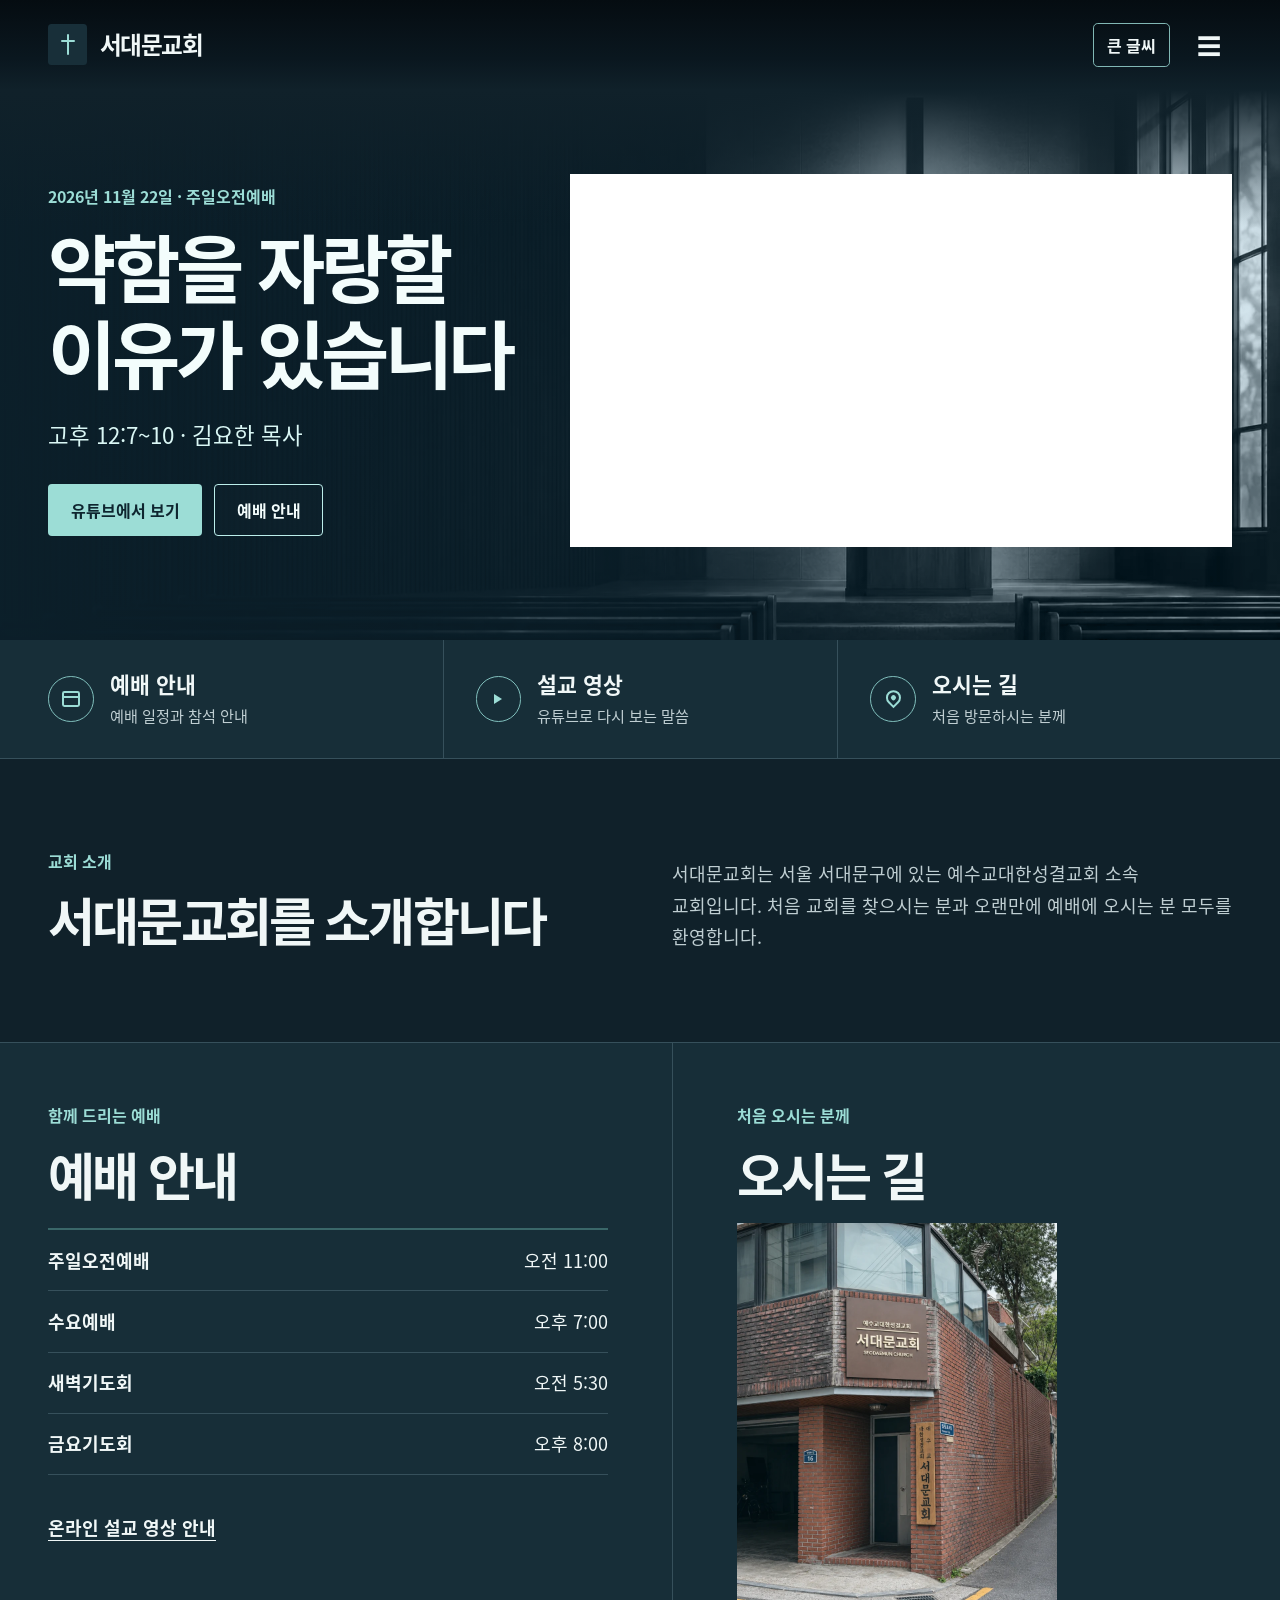
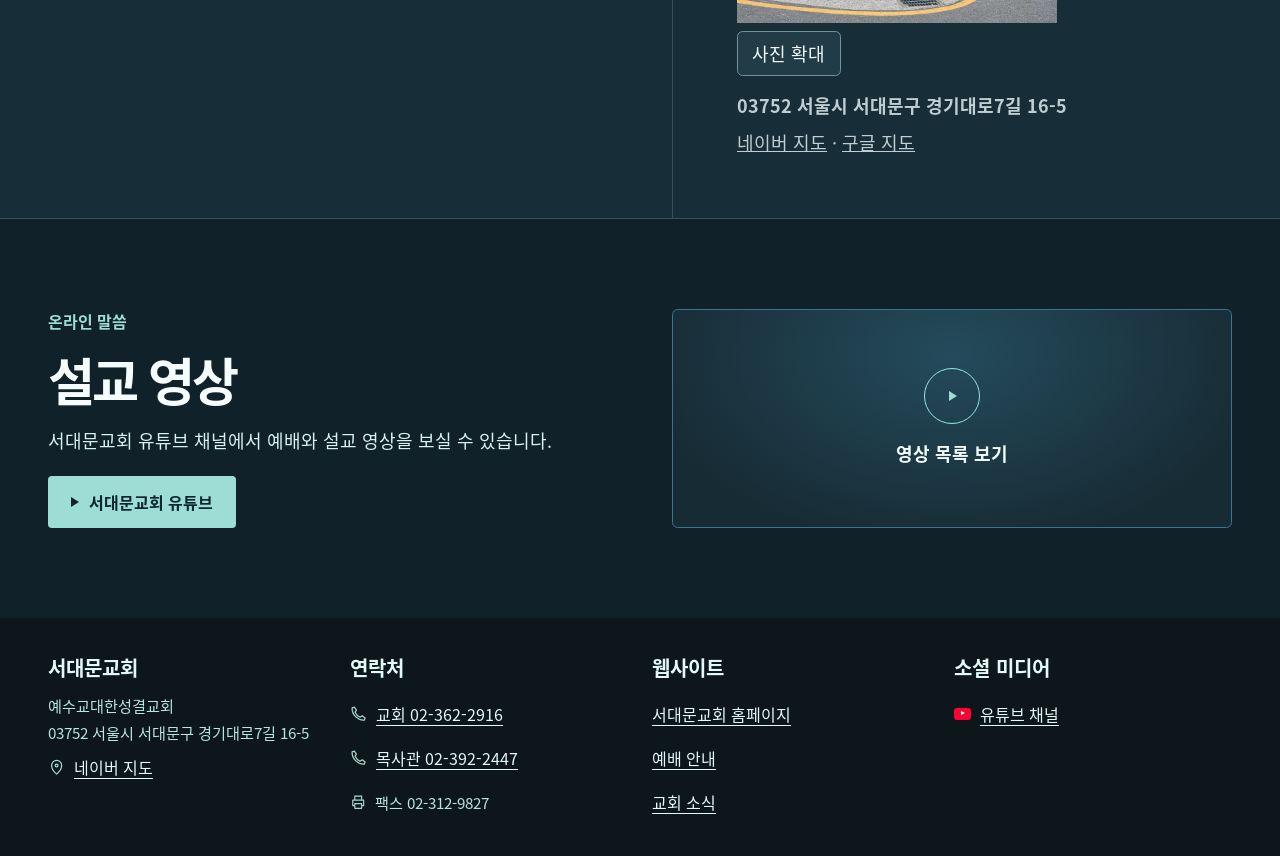
<file: index.html>
<!DOCTYPE html>
<html lang="ko">
<head>
  <meta charset="utf-8">
  <meta name="viewport" content="width=device-width, initial-scale=1">
  <meta name="description" content="서울 서대문구에 있는 예수교대한성결교회 서대문교회입니다. 교회 소개, 예배 안내, 온라인 설교 영상을 만나보세요.">
  <meta name="theme-color" content="#14252d">
  <title>서대문교회 | 예수교대한성결교회</title>
  <link rel="stylesheet" href="css/styles.css">
  <script src="js/site.js" defer></script>
</head>
<body id="top">
  <a class="skip" href="#main">본문 바로가기</a>
  <header class="header">
    <div class="shell header-inner">
      <a class="brand" href="#top">
        <span class="brand-mark" aria-hidden="true"></span>
        <strong>서대문교회</strong>
      </a>
      <button class="font-button" type="button" aria-pressed="false" hidden>큰 글씨</button>
      <details class="more"><summary aria-label="전체 메뉴"><span aria-hidden="true">☰</span></summary><nav class="extra" aria-label="전체 메뉴">
        <a href="#about">교회 소개</a>
        <a href="#worship">예배 안내</a>
        <a href="#sermons">설교 영상</a>
        <a href="https://naver.me/xXwvSkmY">오시는 길</a>
        <a href="news.html">교회 소식</a>
      </nav></details>
    </div>
  </header>

  <main id="main">
    <section class="hero" aria-labelledby="welcome">
      <div class="shell hero-inner">
        <!-- sermon 2026-11-22 -->
        <div><p class="eyebrow">2026년 11월 22일 · 주일오전예배</p><h1 id="welcome">약함을 자랑할 이유가 있습니다</h1><p class="hero-copy">고후 12:7~10 · 김요한 목사</p>
        <div class="actions"><a class="button button-gold" href="https://www.youtube.com/watch?v=MXfSuvK2P9Q">유튜브에서 보기</a><a class="button button-outline" href="#worship">예배 안내</a></div></div>
        <iframe class="featured" title="2026년 11월 22일 · 주일오전예배" src="https://www.youtube-nocookie.com/embed/MXfSuvK2P9Q" referrerpolicy="strict-origin-when-cross-origin" allow="encrypted-media; picture-in-picture; fullscreen" allowfullscreen></iframe>
        <!-- /sermon -->
      </div>
    </section>

    <section class="shortcuts" aria-label="자주 찾는 메뉴">
      <div class="shell shortcut-grid">
        <a href="#worship"><span class="menu-icon" aria-hidden="true"><i class="icon-calendar"></i></span><span><strong>예배 안내</strong><small>예배 일정과 참석 안내</small></span></a>
        <a href="#sermons"><span class="menu-icon" aria-hidden="true"><i class="play"></i></span><span><strong>설교 영상</strong><small>유튜브로 다시 보는 말씀</small></span></a>
        <a href="https://naver.me/xXwvSkmY"><span class="menu-icon" aria-hidden="true"><i class="icon-pin"></i></span><span><strong>오시는 길</strong><small>처음 방문하시는 분께</small></span></a>
      </div>
    </section>

    <section class="shell intro section" id="about" aria-labelledby="about-title">
      <div>
        <p class="eyebrow">교회 소개</p>
        <h2 id="about-title">서대문교회를 소개합니다</h2>
      </div>
      <p>서대문교회는 서울 서대문구에 있는 예수교대한성결교회 소속 교회입니다. 처음 교회를 찾으시는 분과 오랜만에 예배에 오시는 분 모두를 환영합니다.</p>
    </section>

    <div class="information">
      <div class="shell info-grid">
        <section id="worship" aria-labelledby="worship-title">
          <p class="eyebrow">함께 드리는 예배</p>
          <h2 id="worship-title">예배 안내</h2>
          <dl class="times">
            <div><dt>주일오전예배</dt><dd>오전 11:00</dd></div>
            <div><dt>수요예배</dt><dd>오후 7:00</dd></div>
            <div><dt>새벽기도회</dt><dd>오전 5:30</dd></div>
            <div><dt>금요기도회</dt><dd>오후 8:00</dd></div>
          </dl>
          <a class="text-link" href="#sermons">온라인 설교 영상 안내</a>
        </section>
        <section id="visit" aria-labelledby="visit-title">
          <p class="eyebrow">처음 오시는 분께</p>
          <h2 id="visit-title">오시는 길</h2>
          <div class="photo-frame"><img class="exterior" src="assets/images/church-exterior.webp" alt="서대문교회 간판과 붉은 벽돌 건물의 출입구" loading="lazy"></div><button class="photo-toggle font-button-secondary" type="button" aria-pressed="false" hidden>사진 확대</button><p class="pan-help" hidden>드래그하거나 방향키로 사진을 이동하세요.</p>
          <p class="location">03752 서울시 서대문구 경기대로7길 16-5</p>
          <p><a href="https://naver.me/xXwvSkmY">네이버 지도</a> · <a href="https://www.google.com/maps/search/?api=1&amp;query=03752+서울시+서대문구+경기대로7길+16-5">구글 지도</a></p>
        </section>
      </div>
    </div>

    <section class="sermons section" id="sermons" aria-labelledby="sermons-title">
      <div class="shell sermon-inner">
        <div>
          <p class="eyebrow">온라인 말씀</p>
          <h2 id="sermons-title">설교 영상</h2>
          <p>서대문교회 유튜브 채널에서 예배와 설교 영상을 보실 수 있습니다.</p>
          <a class="button button-gold" href="https://www.youtube.com/@seodaemunjksc/featured"><span class="play" aria-hidden="true"></span> 서대문교회 유튜브</a>
        </div>
        <a class="video-card" href="https://www.youtube.com/@seodaemunjksc/videos" aria-label="유튜브에서 서대문교회 영상 목록 보기">
          <span class="video-play" aria-hidden="true"><i class="play"></i></span>
          <strong>영상 목록 보기</strong>
        </a>
      </div>
    </section>
  </main>
  <footer class="footer">
    <div class="shell footer-inner">
      <div><strong>서대문교회</strong><p>예수교대한성결교회</p><p>03752 서울시 서대문구 경기대로7길 16-5</p><a href="https://naver.me/xXwvSkmY"><svg class="foot-icon" aria-hidden="true" viewBox="0 0 24 24" fill="none" stroke="currentColor" stroke-width="1.7" stroke-linejoin="round"><path d="M12 21s7-6 7-12a7 7 0 1 0-14 0c0 6 7 12 7 12Z"/><circle cx="12" cy="9" r="2"/></svg>네이버 지도</a></div>
      <div><strong>연락처</strong><a href="tel:+8223622916"><svg class="foot-icon" aria-hidden="true" viewBox="0 0 24 24" fill="none" stroke="currentColor" stroke-width="1.7" stroke-linejoin="round"><path d="m6 3 3 4-2 3a15 15 0 0 0 7 7l3-2 4 3-1 3C11 22 2 13 3 4Z"/></svg>교회 02-362-2916</a><a href="tel:+8223922447"><svg class="foot-icon" aria-hidden="true" viewBox="0 0 24 24" fill="none" stroke="currentColor" stroke-width="1.7" stroke-linejoin="round"><path d="m6 3 3 4-2 3a15 15 0 0 0 7 7l3-2 4 3-1 3C11 22 2 13 3 4Z"/></svg>목사관 02-392-2447</a><p class="fax-row"><svg class="foot-icon" aria-hidden="true" viewBox="0 0 24 24" fill="none" stroke="currentColor" stroke-width="1.7" stroke-linejoin="round"><path d="M7 8V3h10v5M7 17H4V9h16v8h-3M7 14h10v7H7z"/></svg>팩스 02-312-9827</p></div>
      <div><strong>웹사이트</strong><a href="#top">서대문교회 홈페이지</a><a href="#worship">예배 안내</a><a href="news.html">교회 소식</a></div>
      <div><strong>소셜 미디어</strong><a class="youtube-icon" aria-label="서대문교회 유튜브 채널" title="서대문교회 유튜브 채널" href="https://www.youtube.com/@seodaemunjksc/featured"><span aria-hidden="true"></span>유튜브 채널</a></div>
    </div>
  </footer>
</body>
</html>
</file>
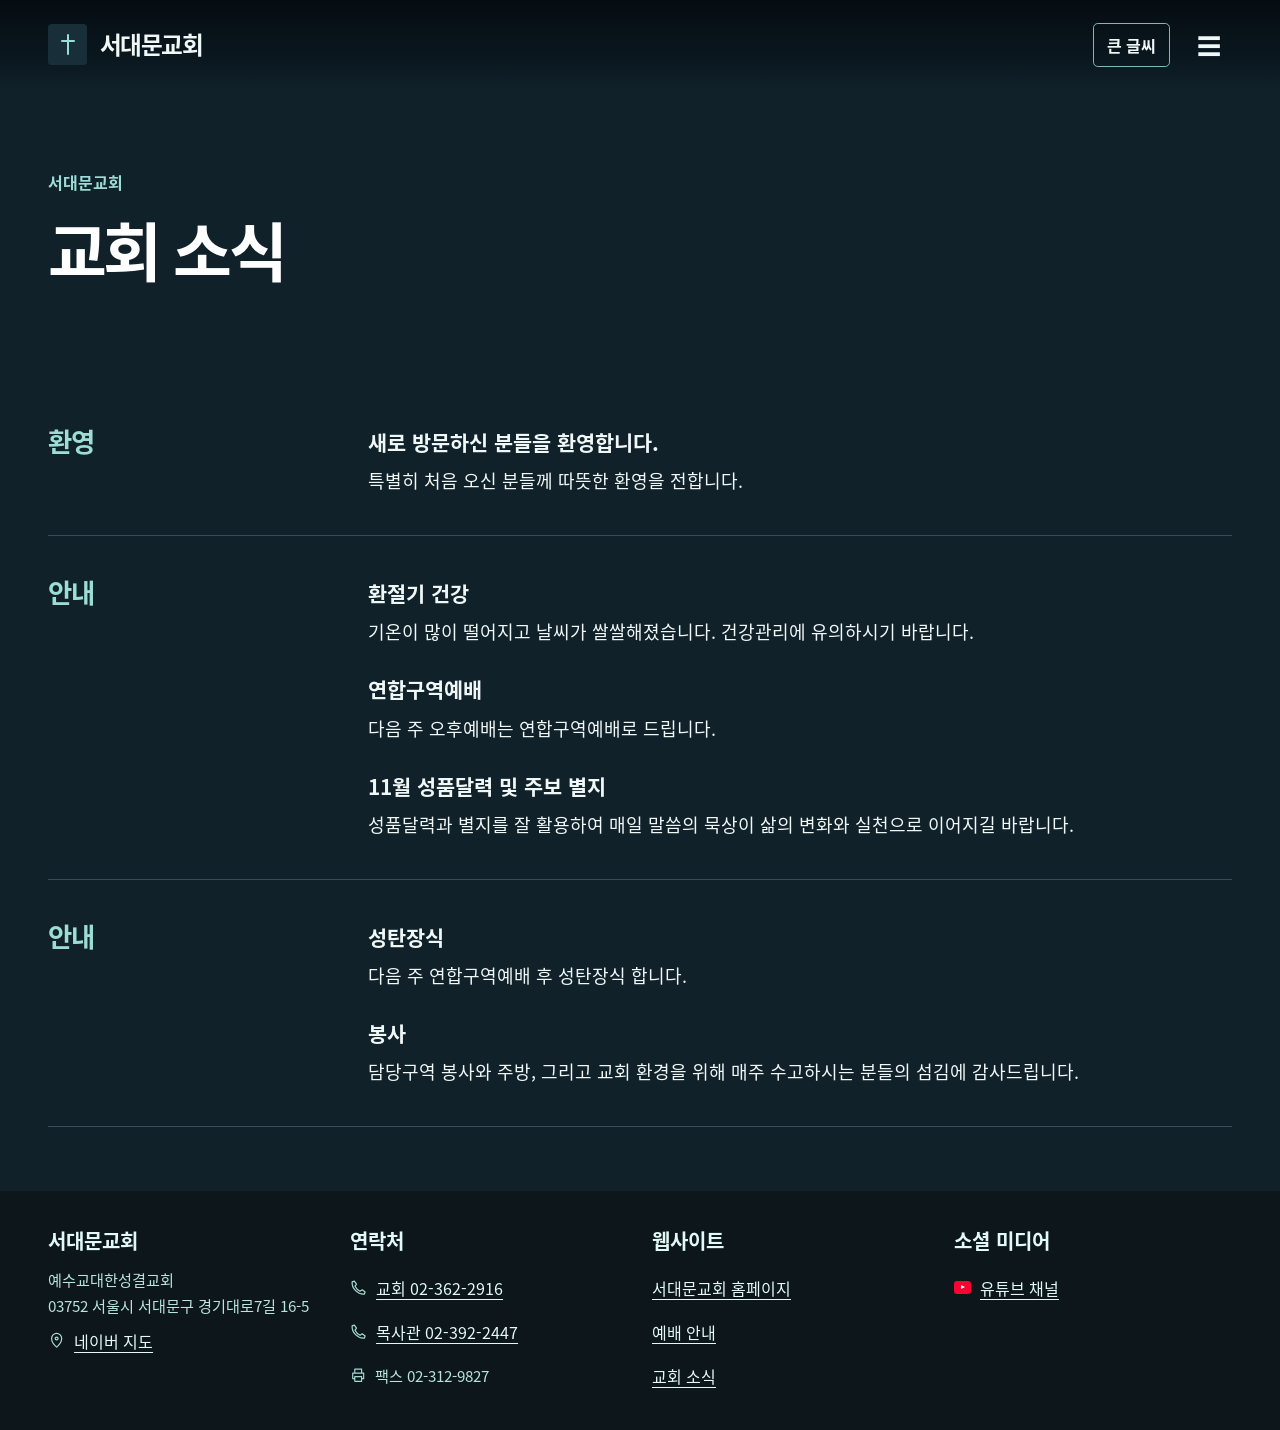
<file: news.html>
<!DOCTYPE html>
<html lang="ko">
<head>
  <meta charset="utf-8">
  <meta name="viewport" content="width=device-width, initial-scale=1">
  <meta name="description" content="서울 서대문구에 있는 예수교대한성결교회 서대문교회입니다. 환영 인사와 예배 및 봉사 안내를 전합니다.">
  <meta name="theme-color" content="#14252d">
  <title>교회 소식 | 서대문교회</title>
  <link rel="stylesheet" href="css/styles.css">
  <script src="js/site.js" defer></script>
</head>
<body id="top">
  <a class="skip" href="#main">본문 바로가기</a>
  <header class="header">
    <div class="shell header-inner">
      <a class="brand" href="index.html#top">
        <span class="brand-mark" aria-hidden="true"></span>
        <strong>서대문교회</strong>
      </a>
      <button class="font-button" type="button" aria-pressed="false" hidden>큰 글씨</button>
      <details class="more"><summary aria-label="전체 메뉴"><span aria-hidden="true">☰</span></summary><nav class="extra" aria-label="전체 메뉴">
        <a href="index.html#about">교회 소개</a>
        <a href="index.html#worship">예배 안내</a>
        <a href="index.html#sermons">설교 영상</a>
        <a href="https://naver.me/xXwvSkmY">오시는 길</a>
        <a href="news.html" aria-current="page">교회 소식</a>
      </nav></details>
    </div>
  </header>

  <main id="main" class="news">
    <header class="news-head"><div class="shell"><p class="eyebrow">서대문교회</p><h1>교회 소식</h1></div></header>
    <div class="shell bulletin">
      <section><h2>환영</h2><div><h3>새로 방문하신 분들을 환영합니다.</h3><p>특별히 처음 오신 분들께 따뜻한 환영을 전합니다.</p></div></section>
      <section><h2>안내</h2><div><h3>환절기 건강</h3><p>기온이 많이 떨어지고 날씨가 쌀쌀해졌습니다. 건강관리에 유의하시기 바랍니다.</p>
      <h3>연합구역예배</h3><p>다음 주 오후예배는 연합구역예배로 드립니다.</p>
      <h3>11월 성품달력 및 주보 별지</h3><p>성품달력과 별지를 잘 활용하여 매일 말씀의 묵상이 삶의 변화와 실천으로 이어지길 바랍니다.</p></div></section>
      <section><h2>안내</h2><div><h3>성탄장식</h3><p>다음 주 연합구역예배 후 성탄장식 합니다.</p>
      <h3>봉사</h3><p>담당구역 봉사와 주방, 그리고 교회 환경을 위해 매주 수고하시는 분들의 섬김에 감사드립니다.</p></div></section>
    </div>
  </main>
  <footer class="footer">
    <div class="shell footer-inner">
      <div><strong>서대문교회</strong><p>예수교대한성결교회</p><p>03752 서울시 서대문구 경기대로7길 16-5</p><a href="https://naver.me/xXwvSkmY"><svg class="foot-icon" aria-hidden="true" viewBox="0 0 24 24" fill="none" stroke="currentColor" stroke-width="1.7" stroke-linejoin="round"><path d="M12 21s7-6 7-12a7 7 0 1 0-14 0c0 6 7 12 7 12Z"/><circle cx="12" cy="9" r="2"/></svg>네이버 지도</a></div>
      <div><strong>연락처</strong><a href="tel:+8223622916"><svg class="foot-icon" aria-hidden="true" viewBox="0 0 24 24" fill="none" stroke="currentColor" stroke-width="1.7" stroke-linejoin="round"><path d="m6 3 3 4-2 3a15 15 0 0 0 7 7l3-2 4 3-1 3C11 22 2 13 3 4Z"/></svg>교회 02-362-2916</a><a href="tel:+8223922447"><svg class="foot-icon" aria-hidden="true" viewBox="0 0 24 24" fill="none" stroke="currentColor" stroke-width="1.7" stroke-linejoin="round"><path d="m6 3 3 4-2 3a15 15 0 0 0 7 7l3-2 4 3-1 3C11 22 2 13 3 4Z"/></svg>목사관 02-392-2447</a><p class="fax-row"><svg class="foot-icon" aria-hidden="true" viewBox="0 0 24 24" fill="none" stroke="currentColor" stroke-width="1.7" stroke-linejoin="round"><path d="M7 8V3h10v5M7 17H4V9h16v8h-3M7 14h10v7H7z"/></svg>팩스 02-312-9827</p></div>
      <div><strong>웹사이트</strong><a href="index.html#top">서대문교회 홈페이지</a><a href="index.html#worship">예배 안내</a><a href="news.html" aria-current="page">교회 소식</a></div>
      <div><strong>소셜 미디어</strong><a class="youtube-icon" aria-label="서대문교회 유튜브 채널" title="서대문교회 유튜브 채널" href="https://www.youtube.com/@seodaemunjksc/featured"><span aria-hidden="true"></span>유튜브 채널</a></div>
    </div>
  </footer>
</body>
</html>
</file>
<file: css/styles.css>
@font-face {
  font-family: "Noto Sans KR Local";
  src: url("../assets/fonts/korean-regular.woff") format("woff");
  font-style: normal;
  font-weight: 400;
  font-display: swap;
}
@font-face {
  font-family: "Noto Sans KR Local";
  src: url("../assets/fonts/korean-bold.woff") format("woff");
  font-style: normal;
  font-weight: 700;
  font-display: swap;
}
:root {
  color-scheme: light;
  --ink: #142228;
  --muted: #39535e;
  --paper: #f2fbfa;
  --gold: #a1ebe7;
  --dark: #122127;
  --line: #c3e2e0;
  scroll-behavior: smooth;
}
:root.large-text { font-size: 120%; }
* { box-sizing: border-box; }
body {
  margin: 0;
  color: var(--ink);
  background: var(--paper);
  font-family: "Noto Sans KR Local", "Noto Sans KR", "Malgun Gothic", "Apple SD Gothic Neo", sans-serif;
  font-size: 1.125rem;
  line-height: 1.75;
  word-break: keep-all;
  overflow-wrap: anywhere;
}
a { color: inherit; }
button { font: inherit; }
[hidden] { display: none !important; }
:focus-visible { outline: 3px solid #237fa7; outline-offset: 5px; }
.hero :focus-visible, .sermons :focus-visible, .footer :focus-visible { outline-color: #a8ede9; }
h1, h2, p { margin: 0; }
h1, h2 { line-height: 1.28; letter-spacing: -.055em; }
.shell { width: min(100% - 6rem, 75rem); margin-inline: auto; }
.skip {
  position: fixed;
  z-index: 5;
  inset: .5rem auto auto .5rem;
  padding: .5rem 1rem;
  transform: translateY(-150%);
  background: #fff;
}
.skip:focus { transform: none; }
.header { background: #f7fdfd; }
.header-inner { display: flex; align-items: center; gap: clamp(1rem, 3vw, 3rem); min-height: 5.6rem; }
.brand { display: inline-flex; align-items: center; gap: .8rem; text-decoration: none; flex-shrink: 0; line-height: 1.25; }
.brand strong { display: block; font-size: 1.48rem; letter-spacing: -.065em; }
.brand small { font-size: .83rem; color: var(--muted); }
.brand-mark {
  width: 2.45rem;
  height: 2.55rem;
  border-radius: .22rem;
  background: #182f39;
  position: relative;
}
.brand-mark::before, .brand-mark::after { content: ""; position: absolute; background: var(--gold); border-radius: 1px; }
.brand-mark::before { width: 2px; height: 1.35rem; left: calc(50% - 1px); top: .57rem; }
.brand-mark::after { width: .88rem; height: 2px; left: calc(50% - .44rem); top: 1rem; }
.nav { display: flex; align-items: center; justify-content: flex-end; flex: 1; gap: clamp(.85rem, 2.5vw, 2.4rem); }
.nav a, .font-button { display: inline-flex; align-items: center; min-height: 44px; font-size: 1rem; font-weight: 700; }
.nav a { text-decoration: none; white-space: nowrap; }
.nav a:hover, .footer a:hover { text-decoration: underline; text-underline-offset: .3em; }
.font-button {
  flex: none;
  padding: .25rem .8rem;
  color: var(--ink);
  border: 1px solid #81b8b5;
  border-radius: .3rem;
  background: transparent;
  cursor: pointer;
}
.font-button[aria-pressed="true"], .font-button:hover { background: #cdf1ef; }
.hero {
  color: #f3fdfc;
  position: relative;
  background-color: #15262d;
  background-image: linear-gradient(90deg, rgba(12, 32, 43, .94), rgba(12, 32, 43, .73) 44%, rgba(12, 32, 43, .08) 85%), url("../assets/images/sanctuary.webp");
  background-size: cover;
  background-position: center, center 53%;
}
.hero-inner { display: grid; align-content: center; justify-items: start; min-height: clamp(29rem, 43vw, 39rem); padding-block: 4.6rem 5.2rem; }
.eyebrow { font-weight: 700; color: #1d6482; font-size: 1rem; line-height: 1.55; margin-bottom: .85rem; }
.hero .eyebrow, .sermons .eyebrow { color: var(--gold); }
.hero h1 { font-size: clamp(2.65rem, 5.8vw, 5.4rem); line-height: 1.15; }
.hero h1 span { display: block; }
.hero-copy { margin-top: 1.35rem; color: #daf7f5; font-size: clamp(1.13rem, 1.75vw, 1.43rem); }
.actions { display: flex; flex-wrap: wrap; gap: .75rem; margin-top: 1.9rem; }
.button {
  display: inline-flex;
  align-items: center;
  justify-content: center;
  gap: .65rem;
  min-height: 3.25rem;
  padding: .63rem 1.35rem;
  border: 1px solid transparent;
  border-radius: .25rem;
  font-size: 1rem;
  font-weight: 700;
  text-decoration: none;
}
.button-gold { background: var(--gold); color: #0e252f; }
.button-gold:hover { background: #c4f3f0; }
.button-outline { border-color: #bceeeb; color: #f3fdfc; background: rgba(15, 36, 46, .4); }
.button-outline:hover { background: #203e4a; }
.play { display: inline-block; width: 0; height: 0; border-block: .37rem solid transparent; border-left: .56rem solid currentColor; }
.shortcuts { background: #d9f4f2; border-bottom: 1px solid var(--line); }
.shortcut-grid { display: grid; grid-template-columns: repeat(3, minmax(0, 1fr)); }
.shortcut-grid > a {
  display: flex;
  align-items: center;
  gap: 1rem;
  min-height: 7.4rem;
  padding: 1.05rem clamp(.85rem, 2.5vw, 2.15rem);
  text-decoration: none;
}
.shortcut-grid > a:first-child { padding-left: 0; }
.shortcut-grid > a + a { border-left: 1px solid var(--line); }
.shortcut-grid > a:hover strong { text-decoration: underline; text-underline-offset: .25em; }
.shortcut-grid strong { display: block; font-size: 1.35rem; line-height: 1.35; }
.shortcut-grid small { display: block; margin-top: .24rem; color: var(--muted); font-size: .95rem; }
.menu-icon { display: grid; place-items: center; flex: none; width: 2.85rem; height: 2.85rem; border: 1px solid #81c0bd; color: #1c536a; border-radius: 50%; }
.icon-calendar { position: relative; width: 1.1rem; height: 1rem; border: 2px solid; border-radius: .15rem; }
.icon-calendar::before { content: ""; position: absolute; width: 100%; border-top: 2px solid; top: .19rem; }
.icon-pin { position: relative; width: .95rem; height: .95rem; border: 2px solid; border-radius: 50% 50% 50% 0; transform: translateY(-.12rem) rotate(-45deg); }
.icon-pin::before { content: ""; position: absolute; inset: 29%; background: currentColor; border-radius: 50%; }
.section { padding-block: clamp(3.4rem, 7vw, 6rem); }
.intro, .sermon-inner, .info-grid { display: grid; grid-template-columns: 1fr 1fr; gap: clamp(1.5rem, 5vw, 5rem); }
.intro { align-items: end; }
h2 { font-size: clamp(2rem, 4vw, 3.4rem); margin-bottom: .75rem; }
.intro h2 { margin-bottom: 0; }
.intro p:not(.eyebrow), .info-grid p:not(.eyebrow) { color: var(--muted); }
.information { background: #d9f2f1; border-block: 1px solid var(--line); }
.info-grid section { padding-block: 3.75rem; }
.info-grid section + section { border-left: 1px solid #a6d7d4; padding-left: clamp(1.5rem, 5vw, 5rem); }
.text-link { display: inline-block; margin-top: 1rem; font-weight: 700; text-underline-offset: .25em; }
.location { font-weight: 700; margin-bottom: .35rem; }
.sermons { background: var(--dark); color: #f4fdfc; }
.sermon-inner { align-items: stretch; }
.sermon-inner p:not(.eyebrow) { color: #d5f3f1; }
.sermon-inner .button { margin-top: 1.25rem; }
.video-card {
  display: flex;
  min-height: 13rem;
  flex-direction: column;
  justify-content: center;
  align-items: center;
  gap: .85rem;
  padding: 1rem;
  text-decoration: none;
  color: #f4fdfc;
  border: 1px solid #3d748c;
  border-radius: .35rem;
  background: radial-gradient(ellipse at 50% 20%, #244b5c, #172b34 80%);
}
.video-card:hover strong { text-decoration: underline; text-underline-offset: .25em; }
.video-play { display: grid; place-items: center; width: 3.5rem; height: 3.5rem; border: 1px solid #91e8e3; border-radius: 50%; color: var(--gold); }
.video-play .play { margin-left: .17rem; }
.footer { background: #0d171b; color: #e3f9f8; padding-block: 2rem; }
.footer-inner { display: flex; flex-wrap: wrap; align-items: center; justify-content: space-between; gap: .7rem 1.5rem; }
.footer strong { font-size: 1.25rem; }
.footer p { color: #b9e3e0; font-size: .95rem; }
.footer a { min-height: 44px; display: inline-flex; align-items: center; font-size: 1rem; text-underline-offset: .25em; }
@media (max-width: 960px) {
  .shell { width: min(100% - 3rem, 75rem); }
  .header-inner { flex-wrap: wrap; justify-content: space-between; gap: .2rem 1rem; padding-block: .65rem .2rem; }
  .nav { flex: 1 0 100%; order: 3; justify-content: space-between; gap: .5rem; border-top: 1px solid var(--line); margin-top: .3rem; }
  .shortcut-grid > a { gap: .65rem; }
}
@media (max-width: 640px) {
  .shell { width: calc(100% - 2rem); }
  .nav a { white-space: normal; text-align: center; font-size: .9rem; }
  .hero { background-position: center, 65% center; background-image: linear-gradient(90deg, rgba(12, 32, 43, .92), rgba(12, 32, 43, .64) 80%), url("../assets/images/sanctuary.webp"); }
  .hero-inner { min-height: 29rem; padding-block: 3.1rem 4rem; }
  .hero h1 { font-size: clamp(2.05rem, 8.4vw, 3.35rem); }
  .shortcut-grid { grid-template-columns: 1fr; }
  .shortcut-grid > a { min-height: 5.1rem; padding: .8rem 0; }
  .shortcut-grid > a + a { border-left: 0; border-top: 1px solid var(--line); }
  .intro, .sermon-inner, .info-grid { grid-template-columns: 1fr; gap: 1rem; }
  .info-grid { gap: 0; }
  .info-grid section { padding-block: 2.4rem; }
  .info-grid section + section { border-left: 0; border-top: 1px solid #a6d7d4; padding-left: 0; }
  .video-card { margin-top: .8rem; min-height: 10rem; }
}
@media (prefers-reduced-motion: reduce) { :root { scroll-behavior: auto; } }
.header-inner { position:relative; }
.more { position:relative; flex:none; }
.more summary { display:grid;place-items:center; width:2.9rem; min-height:44px; cursor:pointer; font-size:1.5rem; list-style:none; }
.more summary::-webkit-details-marker {display:none}
.extra { position:absolute; z-index:4; right:0; top:100%; width:max-content; max-width:85vw; background:#f4fdfc; border:1px solid var(--line); padding:.5rem 1rem; box-shadow:0 .5rem 1.2rem #0f1e2426; }
.extra a,.footer-inner div a {display:flex; align-items:center; min-height:44px;}
.hero-inner { grid-template-columns:minmax(0,.85fr) minmax(0,1.15fr); align-items:center; gap:2rem; }
.featured {display:block;width:100%;aspect-ratio:16/9;border:0;background:#0f1e24;}
.footer-inner {display:grid;grid-template-columns:repeat(auto-fit,minmax(min(100%,10rem),1fr));align-items:start;}
:root.large-text {font-size:clamp(120%,calc(100% + 1.1vw),200%);}
.large-text .shell {width:min(calc(100% - 2rem),85rem);}
.large-text .header-inner {flex-wrap:wrap;gap:.5rem;}
.large-text .nav {flex-wrap:wrap;}
.large-text .hero h1 {font-size:2.7rem;}
.large-text h2 {font-size:2.1rem;}
.large-text .shortcut-grid {grid-template-columns:repeat(auto-fit,minmax(min(100%,13rem),1fr));}
.large-text .info-grid,.large-text .intro,.large-text .sermon-inner {grid-template-columns:repeat(auto-fit,minmax(min(100%,18rem),1fr));}
@media(max-width:960px) {
 .font-button {margin-left:auto;} .header-inner {justify-content:flex-start;} .nav {flex-wrap:wrap;}
 .hero-inner {grid-template-columns:1fr;gap:1.5rem;padding-block:2.5rem 3rem;}
 .featured {max-width:40rem;}
}
@media(max-width:640px) {
 .large-text .hero h1 {font-size:2.15rem;}
 .large-text .shortcut-grid {grid-template-columns:1fr;}
 .large-text .header-inner {gap:.3rem;}
 .large-text .nav {display:grid;grid-template-columns:repeat(2,1fr);}
}

.hero { background-blend-mode:normal,luminosity; background-color:#14252d; }
.hero h1 { text-wrap:balance; }

.times {margin:1.3rem 0; border-top:2px solid #3a6769;}
.times div {display:flex; flex-wrap:wrap; justify-content:space-between; gap:.35rem 1rem; padding:.9rem 0; border-bottom:1px solid #9dc4c5;}
.times dt {font-weight:700;} .times dd {margin:0; font-variant-numeric:tabular-nums;}
.exterior {display:block; width:100%; max-height:25rem; object-fit:contain; object-position:left center; margin:1rem 0;}
.footer .youtube-icon {display:inline-flex; justify-content:center; width:3.5rem; min-height:3.5rem;}
.youtube-icon span {position:relative; width:2.25rem;height:1.6rem;border-radius:.46rem;background:#ff0033;}
.youtube-icon span::after {content:"";position:absolute;left:42%;top:29%;border-block:.34rem solid transparent;border-left:.55rem solid white;}
.news-head {background:var(--dark);color:white;padding:clamp(2.4rem,7vw,5rem) 0;}
.news-head .eyebrow {color:var(--gold);} .news h1 {font-size:clamp(2.6rem,5vw,4.5rem);}
.bulletin {padding-block:1rem 4rem;}
.bulletin section {display:grid;grid-template-columns:minmax(5rem,1fr) 3fr;gap:1rem 2rem;padding:2.4rem 0;border-bottom:1px solid var(--line);}
.bulletin h2 {font-size:1.65rem;color:#275c62;} .bulletin h3 {font-size:1.3rem;margin:0 0 .3rem;} .bulletin p+h3 {margin-top:1.5rem;}
@media(max-width:640px){.bulletin section{grid-template-columns:1fr;}.bulletin h2{margin:0;}}

:root {
  color-scheme: dark;
  --paper: #10212a;
  --dark: #10212a;
  --ink: #f0f7f7;
  --muted: #bfced2;
  --line: #36505b;
  --gold: #9cddd6;
}
.header, .news-head { background: #10212a; }
.hero::before { content:""; position:absolute; inset:0; pointer-events:none; background:linear-gradient(#10212a,transparent 25%); }
.hero-inner { position:relative; }
.shortcuts,.extra,.information { background:#172e38; }
.extra { box-shadow:0 .6rem 1.5rem #07111680; }
.eyebrow,.menu-icon,.bulletin h2 {color:var(--gold);}
.skip,.font-button:hover,.font-button[aria-pressed=true] {background:#23434e;}
:focus-visible {outline-color:#a5e8df;}
.info-grid section + section,.times div {border-color:var(--line);}
.footer-inner > div {display:flex;flex-direction:column;align-items:flex-start;min-width:0;}
.footer-inner > div > strong {display:block;margin-bottom:.45rem;}
.footer-inner div a,.fax-row {gap:.55em;align-items:center;}
.fax-row {display:flex;min-height:44px;}
.foot-icon {width:1.08em;height:1.08em;flex:none;color:#a6d8d4;}
.footer .youtube-icon {display:flex;width:auto;min-height:44px;justify-content:flex-start;}
.youtube-icon span {font-size:.65rem;width:1.65em;height:1.18em;border-radius:.28em;}
.youtube-icon span::after {border-block-width:.24em;border-left-width:.39em;}
.photo-frame {position:relative;overflow:hidden;width:fit-content;max-width:100%;margin:1rem 0 .5rem;}
.photo-frame .exterior {display:block;width:auto;max-width:100%;height:auto;max-height:25rem;margin:0;}
.photo-frame.zoomed {touch-action:none;cursor:grab;}
.photo-frame.dragging {cursor:grabbing;}
.photo-frame.zoomed img {transform:translate(var(--pan-x,0px),var(--pan-y,0px)) scale(2);user-select:none;pointer-events:none;}
.font-button-secondary {font:inherit;color:var(--ink);background:#213c47;border:1px solid #729397;border-radius:.35rem;min-height:44px;padding:.35rem .9rem;cursor:pointer;}
.pan-help {font-size:1rem;}
.location {margin-top:.85rem;}
@media(prefers-reduced-motion:no-preference) {
  @view-transition {navigation:auto;}
  ::view-transition-old(root) {animation:page-out 140ms ease-in both;}
  ::view-transition-new(root) {animation:page-in 200ms ease-out both;}
  @keyframes page-out {to {opacity:0;}}
  @keyframes page-in {from {opacity:0;}}
  .button,.font-button,.font-button-secondary,.more summary,.shortcut-grid>a,.footer a {transition:background-color 160ms,color 160ms,transform 140ms;}
  :is(.button,.font-button,.more summary,.font-button-secondary,.shortcut-grid>a,.footer a):active {transform:scale(.975);}
  .shortcut-grid>a:hover {background:#203944;}
  .more[open] .extra {animation:menu-in 170ms ease-out both;}
  @keyframes menu-in {from {opacity:0;transform:translateY(-.25rem);}}
  .photo-frame:not(.dragging) img {transition:transform 200ms ease-out;}
}

.header {background:linear-gradient(180deg,#050c11 0%,#0a171f 65%,#10212a 100%);}
.header-inner,.large-text .header-inner {
  display:grid;
  grid-template-columns:minmax(0,1fr) auto auto;
  gap:clamp(.3rem,1.4vw,1rem);
  padding-block:.65rem;
}
.brand {justify-self:start;min-width:0;}
.more summary {border-radius:.35rem;}
.extra a {padding-inline:.65rem;border-radius:.25rem;}
.extra a[aria-current="page"] {color:var(--gold);text-decoration:underline;text-underline-offset:.24em;}
@media(max-width:400px) {
  .header-inner .brand {gap:.35rem;}
  .header-inner .brand-mark {display:none;}
  .header-inner .font-button {padding-inline:.45rem;}
}
@media (hover:hover) and (pointer:fine) {
  a:hover {color:#b5f2eb;text-decoration:underline;text-underline-offset:.24em;}
  .extra a:hover,.more summary:hover,.font-button-secondary:hover,.font-button:hover {background-color:#294852;color:#f4fffd;}
  .brand:hover,.button:hover,.shortcut-grid>a:hover,.video-card:hover {text-decoration:none;}
  .brand:hover .brand-mark {background-color:#305361;}
  .button-gold:hover {color:#09242d;background:#c0f3ee;}
  .button-outline:hover,.video-card:hover {border-color:#bcf3ea;box-shadow:0 0 0 1px #bcf3ea;}
  .footer a:hover .foot-icon {color:currentColor;}
}
@media(prefers-reduced-motion:no-preference) {
  a,button,summary,.brand-mark {transition:color .16s ease,background-color .16s ease,border-color .16s ease,box-shadow .16s ease,transform .14s ease;}
}
</file>
